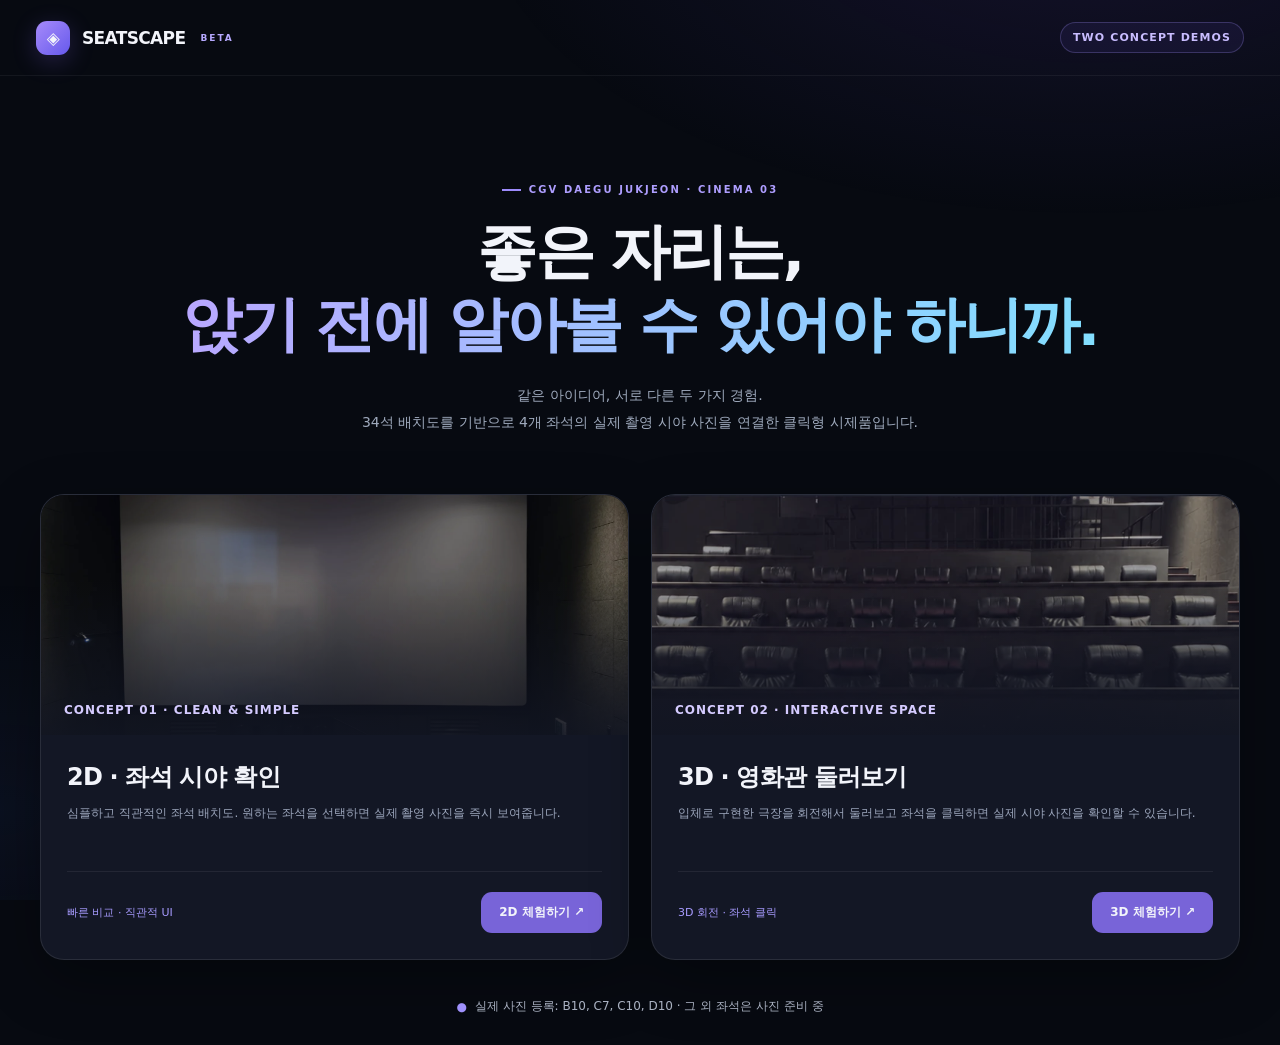
<file: index.html>
<!doctype html><html lang="ko"><head><meta charset="utf-8"><meta name="viewport" content="width=device-width,initial-scale=1"><title>SEATSCAPE | 두 가지 창업 시제품</title><link rel="stylesheet" href="shared/common.css"><style>
.home-hero{max-width:940px;margin:70px auto 58px;text-align:center}.home-hero h1{font-weight:850;font-size:clamp(34px,4.7vw,62px);letter-spacing:-2.6px;line-height:1.22;margin:20px auto}.home-hero h1 span{background:linear-gradient(100deg,#b9a7ff,#82dfff);-webkit-background-clip:text;background-clip:text;color:transparent}.home-hero p{color:#9faabd;font-size:14px;line-height:1.95}.home-grid{display:grid;grid-template-columns:repeat(2,1fr);gap:22px;max-width:1200px;margin:auto}.version{border:1px solid #ffffff18;background:#131725;border-radius:24px;overflow:hidden;box-shadow:0 20px 60px #0005;transition:transform .25s,border-color .25s}.version:hover{transform:translateY(-4px);border-color:#8d79f570}.version-image{height:240px;position:relative;overflow:hidden;background:#0a0d18}.version-image>img{width:100%;height:100%;object-fit:cover;opacity:.75}.version-image:after{content:'';position:absolute;inset:0;background:linear-gradient(0deg,#111522df,transparent 65%)}.version-image .ver{position:absolute;z-index:2;bottom:18px;left:23px;font-size:12px;font-weight:800;letter-spacing:1px;color:#d5cbff}.version-content{padding:26px}.version-content h2{font-size:24px;letter-spacing:-.8px}.version-content p{color:#9ba5bb;margin-top:10px;line-height:1.8;font-size:12px;min-height:44px}.version-content .line{display:flex;justify-content:space-between;align-items:center;margin-top:24px;border-top:1px solid #ffffff11;padding-top:20px}.version-content .line span{color:#a79bff;font-size:11px}.version-content .line b{background:#7864d8;padding:12px 18px;border-radius:11px;font-size:12px}.data-pill{color:#aab2c2;font-size:12px;display:flex;align-items:center;justify-content:center;gap:8px;margin:38px auto 0}.data-pill span{color:#9f91fc}@media(max-width:700px){.home-grid{grid-template-columns:1fr}.home-hero{margin:40px auto}.home-grid .version-image{height:170px}}
</style></head><body><header class="nav"><a class="brand" href="index.html"><span class="brand-symbol">◈</span>SEATSCAPE<sup>BETA</sup></a><div class="nav-right"><span class="nav-badge">TWO CONCEPT DEMOS</span></div></header>
<main class="shell"><div class="home-hero"><div class="eyebrow" style="justify-content:center">CGV DAEGU JUKJEON · CINEMA 03</div><h1>좋은 자리는,<br><span>앉기 전에 알아볼 수 있어야 하니까.</span></h1><p>같은 아이디어, 서로 다른 두 가지 경험.<br>34석 배치도를 기반으로 4개 좌석의 실제 촬영 시야 사진을 연결한 클릭형 시제품입니다.</p></div>
<div class="home-grid"><a class="version" href="version-2d/index.html"><div class="version-image"><img src="assets/view_C7.webp" alt="영화관 스크린을 정면에서 촬영한 사진"><span class="ver">CONCEPT 01 · CLEAN & SIMPLE</span></div><div class="version-content"><h2>2D · 좌석 시야 확인</h2><p>심플하고 직관적인 좌석 배치도. 원하는 좌석을 선택하면 실제 촬영 사진을 즉시 보여줍니다.</p><div class="line"><span>빠른 비교 · 직관적 UI</span><b>2D 체험하기 ↗</b></div></div></a>
<a class="version" href="version-3d/index.html"><div class="version-image"><img src="assets/theater_empty.webp" alt="실제 상영관의 리클라이너 좌석 전경"><span class="ver">CONCEPT 02 · INTERACTIVE SPACE</span></div><div class="version-content"><h2>3D · 영화관 둘러보기</h2><p>입체로 구현한 극장을 회전해서 둘러보고 좌석을 클릭하면 실제 시야 사진을 확인할 수 있습니다.</p><div class="line"><span>3D 회전 · 좌석 클릭</span><b>3D 체험하기 ↗</b></div></div></a></div>
<div class="data-pill"><span>●</span> 실제 사진 등록: B10, C7, C10, D10 · 그 외 좌석은 사진 준비 중</div></main>
</body></html>
</file>
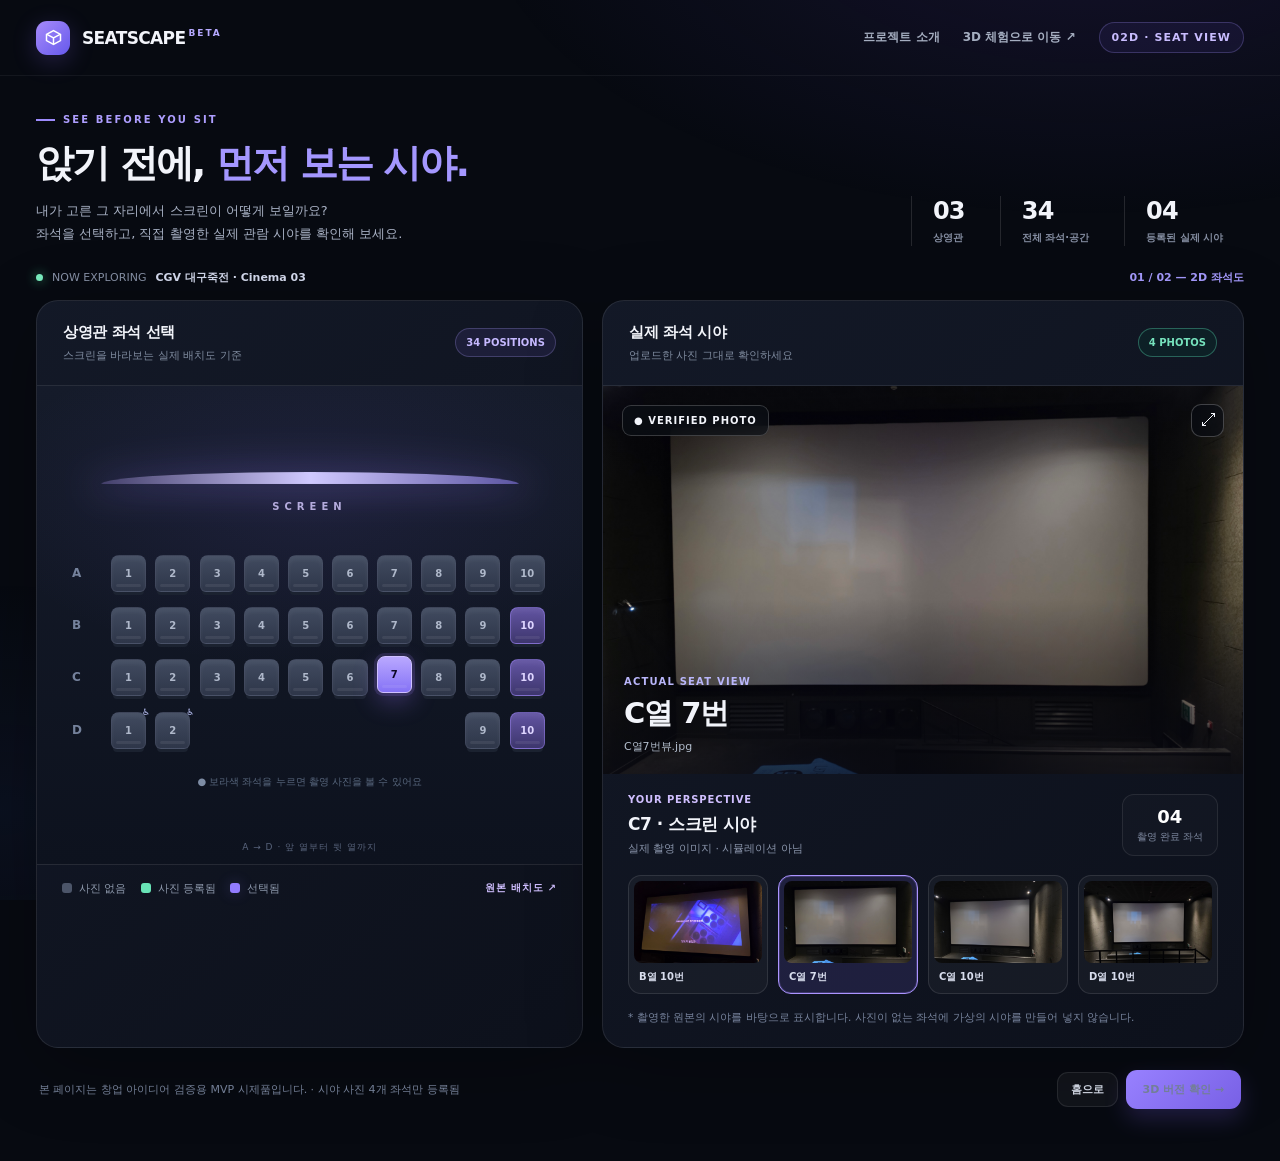
<file: version-2d/index.html>
<!doctype html><html lang="ko"><head><meta charset="utf-8"><meta name="viewport" content="width=device-width,initial-scale=1"><title>SEATSCAPE — 시야가 보이는 좌석 선택 · 2D</title><link rel="stylesheet" href="../shared/common.css">
<style>
.cinema-map{min-height:478px;position:relative;padding:32px 35px 21px;display:flex;flex-direction:column;justify-content:center;background:radial-gradient(ellipse 60% 35% at 50% 24%,#6554ba21,transparent 100%),linear-gradient(180deg,#151b2a,#0d121e)}
.screen-wrap{width:min(88%,430px);margin:0 auto 43px;position:relative;text-align:center}.screen{height:12px;border-radius:50% 50% 0 0 / 100% 100% 0 0;background:linear-gradient(90deg,#433f6a,#d0c9ff 50%,#5c55a1);box-shadow:0 0 35px 12px #9581fb24,0 6px 33px #a48cff24;transform:perspective(280px) rotateX(-5deg)}.screen-wrap span{display:block;letter-spacing:5px;font-weight:800;color:#b7afdb;font-size:10px;margin-top:17px}.seat-container{max-width:510px;margin:0 auto;width:100%;display:flex;flex-direction:column;gap:15px}.seat-row{display:grid;grid-template-columns:32px repeat(10,minmax(0,1fr));align-items:center;gap:7px}.row-label{color:#75829c;font-size:12px;font-weight:850}.seat{aspect-ratio:.95;max-height:37px;min-height:25px;position:relative;display:grid;place-items:center;font-size:10px;border:1px solid #59607759;background:linear-gradient(180deg,#414b60,#2e3649);border-radius:8px 8px 6px 6px;box-shadow:inset 0 4px 4px #ffffff0c,0 5px 0 -2px #1b2230;transition:transform .16s,background .16s,border-color .16s,box-shadow .16s;color:#afb8ca;font-weight:800}.seat:before{content:'';position:absolute;bottom:4px;left:4px;right:4px;height:3px;background:#ffffff12;border-radius:3px}.seat:hover{transform:translateY(-4px);border-color:#b4abff;color:white}.seat.has-photo{background:linear-gradient(180deg,#6254a2,#3d366d);border-color:#a68eff70;color:#ded5ff}.seat.active{background:linear-gradient(180deg,#b9a8ff,#8572f6);border-color:#cfc0ff;color:#0c0824;box-shadow:0 0 0 3px #9f80ff28,0 9px 24px #9370f451;transform:translateY(-3px)}.seat.accessible:after{content:'♿';position:absolute;top:-6px;right:-5px;font-size:9px;color:#c1c9ff}.seat-empty{aspect-ratio:.95;min-height:25px;display:block}.map-note{font-size:10px;text-align:center;color:#58677d;margin-top:25px}.map-note strong{color:#7e8da5}.view-stage img{object-position:center}.footer-cta{display:flex;gap:8px;align-items:center}.legend-mark.accessible{background:#465271;border:1px solid #8593ba}.map-bottom{position:absolute;bottom:10px;left:0;right:0;font-size:9px;color:#59647c;text-align:center;letter-spacing:1px}@media(max-width:560px){.cinema-map{padding:28px 13px;min-height:400px}.seat-row{gap:4px;grid-template-columns:21px repeat(10,minmax(0,1fr))}.seat{border-radius:5px;font-size:9px}}
</style>
</head><body>
<header class="nav"><a class="brand" href="../index.html"><span class="brand-symbol"><svg viewBox="0 0 24 24" fill="none"><path d="M4 8.5 12 4l8 4.5v7L12 20l-8-4.5z" stroke="white" stroke-width="1.7"/><path d="m4.5 8.5 7.5 4 7.5-4M12 12.5v7" stroke="white" stroke-width="1.7"/></svg></span><span>SEATSCAPE<sup>BETA</sup></span></a><nav class="nav-right"><a href="../index.html">프로젝트 소개</a><a href="../version-3d/index.html">3D 체험으로 이동 ↗</a><span class="nav-badge">02D · SEAT VIEW</span></nav></header>
<main class="shell"><div class="eyebrow">SEE BEFORE YOU SIT</div><div class="hero"><div><h1>앉기 전에, <span>먼저 보는 시야.</span></h1><p>내가 고른 그 자리에서 스크린이 어떻게 보일까요?<br>좌석을 선택하고, 직접 촬영한 실제 관람 시야를 확인해 보세요.</p></div><div class="hero-index"><div class="metric"><b>03</b><small>상영관</small></div><div class="metric"><b>34</b><small>전체 좌석·공간</small></div><div class="metric"><b>04</b><small>등록된 실제 시야</small></div></div></div>
<div class="top-caption"><span class="lightdot"></span> NOW EXPLORING <span style="color:#d6dcf0;font-weight:700">CGV 대구죽전 · Cinema 03</span><span style="margin-left:auto;color:#a69bff;font-weight:750">01 / 02 — 2D 좌석도</span></div>
<section class="grid-main"><div class="card"><div class="card-head"><div><h2>상영관 좌석 선택</h2><p>스크린을 바라보는 실제 배치도 기준</p></div><span class="pill">34 POSITIONS</span></div>
<div class="cinema-map"><div class="screen-wrap"><div class="screen"></div><span>SCREEN</span></div><div id="seat-container" class="seat-container" aria-label="3관 좌석 배치도"></div><div class="map-note"><strong>●</strong> 보라색 좌석을 누르면 촬영 사진을 볼 수 있어요</div><div class="map-bottom">A → D · 앞 열부터 뒷 열까지</div></div>
<div class="card-footer"><div class="legend"><span class="legend-item"><i class="legend-mark"></i>사진 없음</span><span class="legend-item"><i class="legend-mark photo"></i>사진 등록됨</span><span class="legend-item"><i class="legend-mark active"></i>선택됨</span></div><a class="tag" href="../assets/seatmap.webp" target="_blank" rel="noopener noreferrer">원본 배치도 ↗</a></div></div>
<div class="card"><div class="card-head"><div><h2>실제 좌석 시야</h2><p>업로드한 사진 그대로 확인하세요</p></div><span class="pill green" id="photo-status">4 PHOTOS</span></div><div id="viewer-body"></div></div></section>
<div class="demo-foot"><span>본 페이지는 창업 아이디어 검증용 MVP 시제품입니다. · 시야 사진 4개 좌석만 등록됨</span><div class="footer-cta"><a class="ghost-btn" href="../index.html">홈으로</a><a class="primary-btn" href="../version-3d/index.html">3D 버전 확인 →</a></div></div></main>
<div id="picture-overlay" class="picture-overlay"><div class="modal"><div class="modal-bar"><b id="modal-label">실제 좌석 시야</b><button id="close-modal" class="close">닫기 ✕</button></div><img id="modal-img" alt="시야 사진 확대 보기"></div></div>
<script src="../shared/data.js"></script><script>
(function(){const d=window.CINEMA;const container=document.querySelector('#seat-container');for(let r of d.rows){const row=document.createElement('div');row.className='seat-row';row.innerHTML=`<span class="row-label">${r}</span>`;for(let i=1;i<=10;i++){const id=r+i;if(!d.seatIds.includes(id)){row.insertAdjacentHTML('beforeend','<span class="seat-empty"></span>');continue}const b=document.createElement('button');b.className='seat'+(d.photo[id]?' has-photo':'')+(d.accessible(id)?' accessible':'');b.textContent=i;b.dataset.seat=id;b.title=d.label(id)+(d.photo[id]?' · 사진 보기':' · 사진 준비 중');b.setAttribute('aria-label',b.title);b.addEventListener('click',()=>window.chooseSeat(id));row.append(b)}container.append(row)}})();
</script><script src="../shared/viewer.js"></script></body></html>
</file>
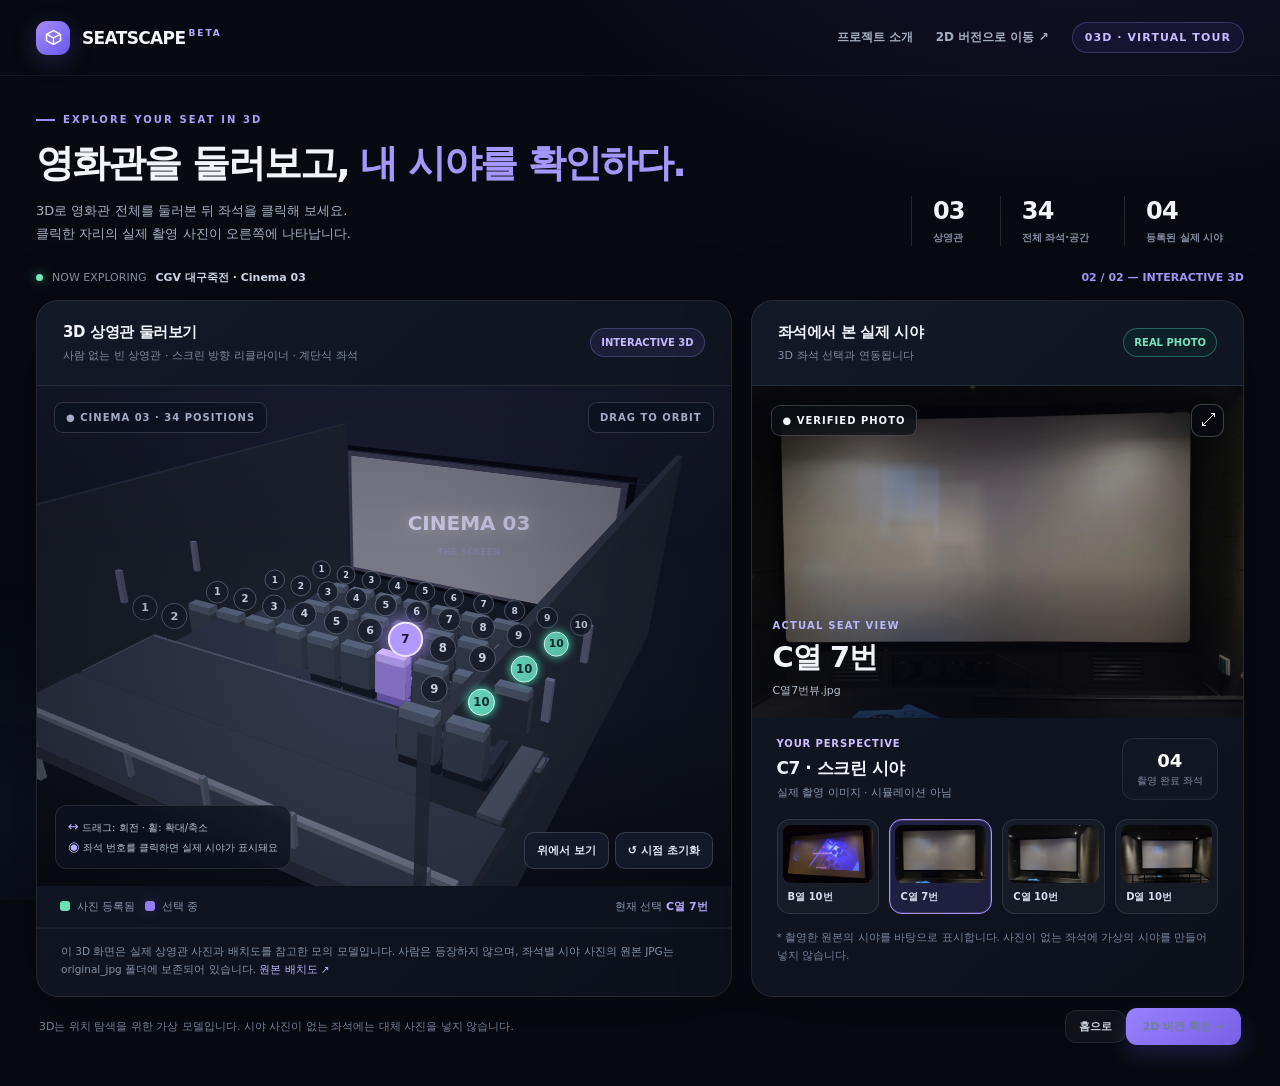
<file: version-3d/index.html>
<!doctype html><html lang="ko"><head><meta charset="utf-8"><meta name="viewport" content="width=device-width,initial-scale=1"><title>SEATSCAPE — Interactive Cinema · 3D</title><link rel="stylesheet" href="../shared/common.css"><style>
.grid-main{grid-template-columns:minmax(460px,1.17fr) minmax(400px,.83fr)}.scene-shell{height:500px;min-height:400px;position:relative;background:radial-gradient(ellipse 80% 85% at 50% 50%,#1b2030,#090c14 78%);overflow:hidden;isolation:isolate}.scene-shell:before{content:'';pointer-events:none;position:absolute;inset:0;background:linear-gradient(180deg,#a88eff08,transparent 35%);z-index:2}.scene-shell canvas{display:block;width:100%;height:100%;touch-action:none;cursor:grab}.scene-shell canvas.grabbing{cursor:grabbing}.scene-top{position:absolute;top:16px;left:17px;right:17px;display:flex;justify-content:space-between;align-items:start;pointer-events:none}.scene-top>span{border:1px solid #ffffff28;background:#090f1bd0;padding:9px 11px;border-radius:9px;backdrop-filter:blur(10px);font-size:10px;color:#a3acc5;font-weight:800;letter-spacing:1px}.scene-nav{position:absolute;bottom:17px;left:18px;right:18px;display:flex;justify-content:space-between;align-items:end;z-index:5;gap:10px}.hint{background:#0d121fc9;backdrop-filter:blur(12px);border:1px solid #ffffff1c;border-radius:12px;padding:11px 12px;font-size:10px;color:#bac3d4;max-width:265px;line-height:1.55}.camera-tools{display:flex;gap:6px}.camera-tools button{border:1px solid #ffffff28;background:#161b2de6;backdrop-filter:blur(12px);border-radius:10px;padding:10px 12px;color:#e5eaf8;font-size:11px;font-weight:700}.camera-tools button:hover{background:#383157}.camera-guide{padding:13px 23px;border-bottom:1px solid #ffffff0b;display:flex;align-items:center;gap:9px;flex-wrap:wrap;color:#8894ad;font-size:11px}.camera-guide b{color:#e5e6f3}.camera-guide strong{color:#b9aaff}.photo-list{grid-template-columns:repeat(4,minmax(0,1fr))}.view-stage{aspect-ratio:1.48;min-height:290px}.detail-top{flex-wrap:wrap}.scene-foot-note{padding:14px 24px 18px;border-top:1px solid #ffffff0d;font-size:10.5px;color:#8390a5;line-height:1.7}.orbit-icons{font-size:13px;color:#b8aeff}@media(max-width:1200px){.grid-main{grid-template-columns:1fr}.scene-shell{height:500px}}@media(max-width:650px){.scene-shell{height:390px;min-height:360px}.scene-nav{left:10px;right:10px;bottom:11px}.hint{max-width:155px;font-size:9px}.camera-tools{flex-direction:column}.camera-tools button{font-size:9px;padding:9px}.camera-guide{padding:13px}}
</style></head><body>
<header class="nav"><a class="brand" href="../index.html"><span class="brand-symbol"><svg viewBox="0 0 24 24" fill="none"><path d="M4 8.5 12 4l8 4.5v7L12 20l-8-4.5z" stroke="white" stroke-width="1.7"/><path d="m4.5 8.5 7.5 4 7.5-4M12 12.5v7" stroke="white" stroke-width="1.7"/></svg></span><span>SEATSCAPE<sup>BETA</sup></span></a><nav class="nav-right"><a href="../index.html">프로젝트 소개</a><a href="../version-2d/index.html">2D 버전으로 이동 ↗</a><span class="nav-badge">03D · VIRTUAL TOUR</span></nav></header>
<main class="shell"><div class="eyebrow">EXPLORE YOUR SEAT IN 3D</div><div class="hero"><div><h1>영화관을 둘러보고, <span>내 시야를 확인하다.</span></h1><p>3D로 영화관 전체를 둘러본 뒤 좌석을 클릭해 보세요.<br>클릭한 자리의 실제 촬영 사진이 오른쪽에 나타납니다.</p></div><div class="hero-index"><div class="metric"><b>03</b><small>상영관</small></div><div class="metric"><b>34</b><small>전체 좌석·공간</small></div><div class="metric"><b>04</b><small>등록된 실제 시야</small></div></div></div>
<div class="top-caption"><span class="lightdot"></span> NOW EXPLORING <span style="color:#d6dcf0;font-weight:700">CGV 대구죽전 · Cinema 03</span><span style="margin-left:auto;color:#a69bff;font-weight:750">02 / 02 — INTERACTIVE 3D</span></div>
<section class="grid-main"><div class="card"><div class="card-head"><div><h2>3D 상영관 둘러보기</h2><p>사람 없는 빈 상영관 · 스크린 방향 리클라이너 · 계단식 좌석</p></div><span class="pill">INTERACTIVE 3D</span></div>
<div class="scene-shell" id="scene-shell"><canvas id="scene" aria-label="마우스로 회전하고 좌석을 클릭할 수 있는 3D 영화관" tabindex="0"></canvas><div class="scene-top"><span>● CINEMA 03 · 34 POSITIONS</span><span>DRAG TO ORBIT</span></div><div class="scene-nav"><span class="hint"><span class="orbit-icons">↔</span> 드래그: 회전 · 휠: 확대/축소<br><span class="orbit-icons">◉</span> 좌석 번호를 클릭하면 실제 시야가 표시돼요</span><div class="camera-tools"><button id="top-view" type="button">위에서 보기</button><button id="reset-view" type="button">↺ 시점 초기화</button></div></div></div>
<div class="camera-guide"><span class="legend-item"><i class="legend-mark photo"></i>사진 등록됨</span><span class="legend-item"><i class="legend-mark active"></i>선택 중</span><span style="margin-left:auto">현재 선택 <strong id="scene-selected">C열 7번</strong></span></div><div class="scene-foot-note">이 3D 화면은 실제 상영관 사진과 배치도를 참고한 모의 모델입니다. 사람은 등장하지 않으며, 좌석별 시야 사진의 원본 JPG는 original_jpg 폴더에 보존되어 있습니다. <a href="../assets/seatmap.webp" target="_blank" rel="noopener noreferrer" style="color:#c1b4ff">원본 배치도 ↗</a></div></div>
<div class="card"><div class="card-head"><div><h2>좌석에서 본 실제 시야</h2><p>3D 좌석 선택과 연동됩니다</p></div><span class="pill green">REAL PHOTO</span></div><div id="viewer-body"></div></div></section>
<div class="demo-foot"><span>3D는 위치 탐색을 위한 가상 모델입니다. 시야 사진이 없는 좌석에는 대체 사진을 넣지 않습니다.</span><div class="footer-cta"><a class="ghost-btn" href="../index.html">홈으로</a><a class="primary-btn" href="../version-2d/index.html">2D 버전 확인 →</a></div></div></main>
<div id="picture-overlay" class="picture-overlay"><div class="modal"><div class="modal-bar"><b id="modal-label">실제 좌석 시야</b><button id="close-modal" class="close">닫기 ✕</button></div><img id="modal-img" alt="시야 사진 확대 보기"></div></div>
<script src="../shared/data.js"></script><script src="../shared/viewer.js"></script><script src="scene.js"></script></body></html>
</file>
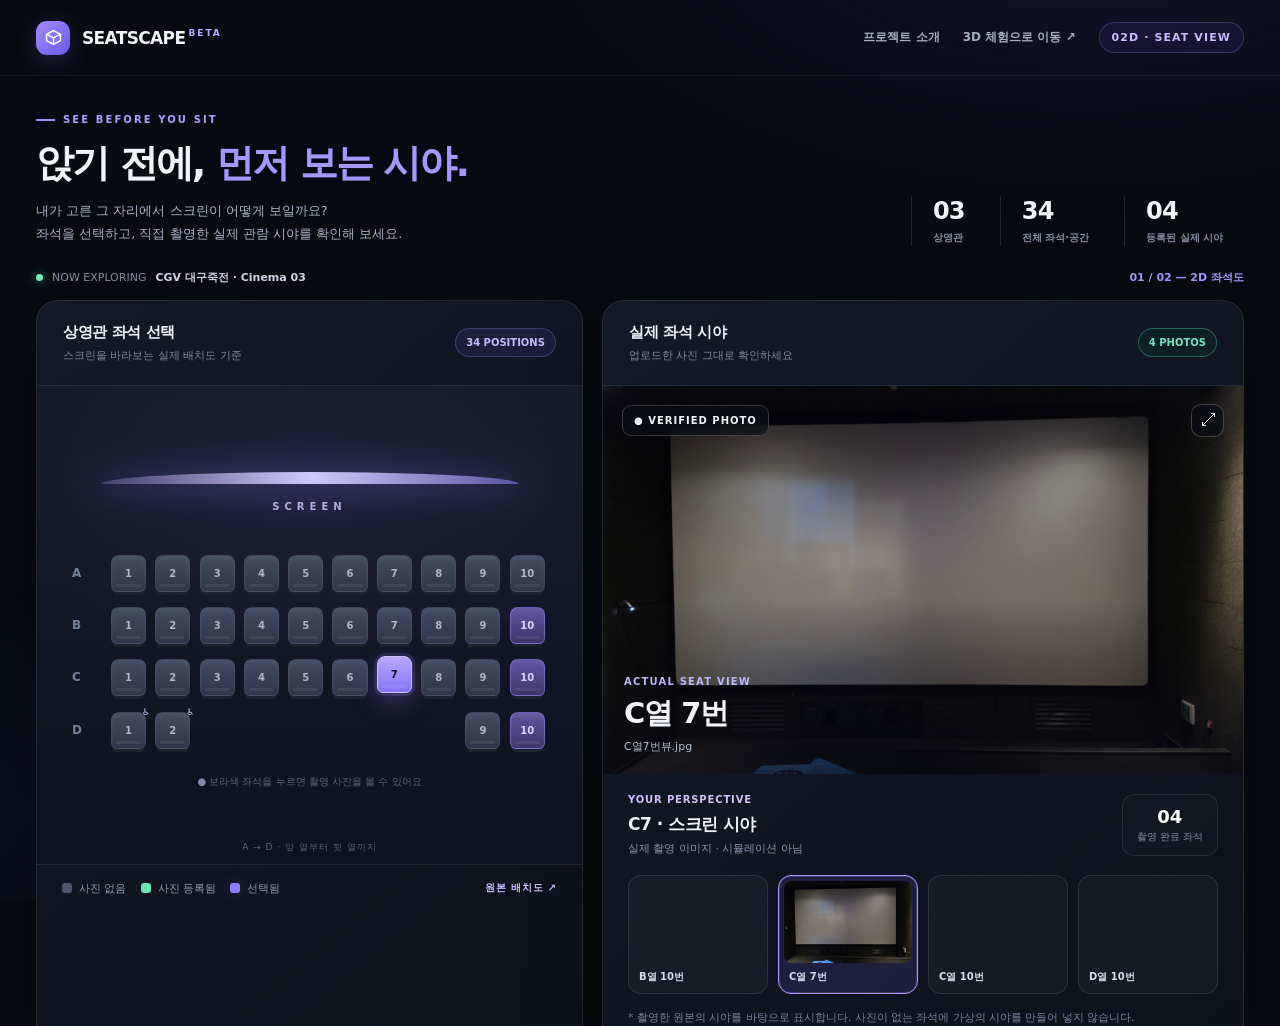
<file: seat_2D.html>
<!doctype html><html lang="ko"><head><meta charset="utf-8"><meta http-equiv="refresh" content="0;url=version-2d/index.html"><title>SEATSCAPE</title></head><body><a href="version-2d/index.html">시제품 열기</a></body></html>
</file>
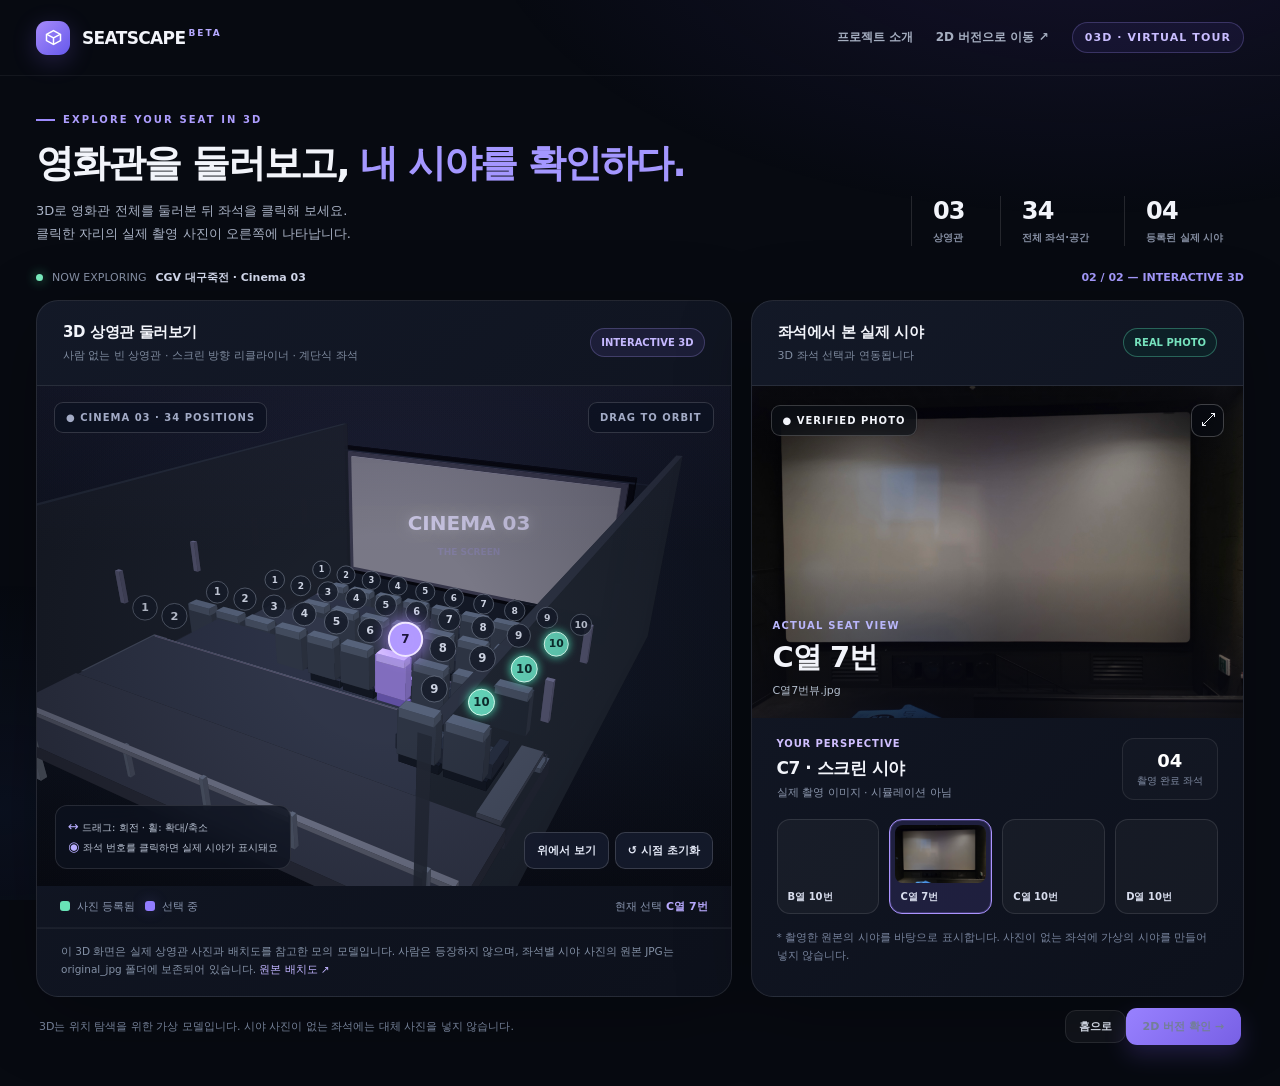
<file: seat_3D.html>
<!doctype html><html lang="ko"><head><meta charset="utf-8"><meta http-equiv="refresh" content="0;url=version-3d/index.html"><title>SEATSCAPE</title></head><body><a href="version-3d/index.html">시제품 열기</a></body></html>
</file>
<file: shared/common.css>
:root{--bg:#070a11;--surface:#10141f;--panel:#121724;--stroke:rgba(255,255,255,.09);--text:#f2f4fa;--muted:#8e98ac;--violet:#8f79ff;--violet2:#5a4ac5;--blue:#60a5fa;--green:#6ee7b7;font-family: 'Pretendard','Noto Sans KR','Apple SD Gothic Neo','Malgun Gothic',system-ui,sans-serif;color-scheme:dark}
*{box-sizing:border-box}html,body{padding:0;margin:0;min-height:100%}body{background:var(--bg);color:var(--text);font-size:14px}a{color:inherit;text-decoration:none}button{font-family:inherit;cursor:pointer;color:inherit}button:focus-visible,a:focus-visible{outline:2px solid #c4b5fd;outline-offset:4px}button:disabled{cursor:not-allowed}h1,h2,h3,p{margin:0}button{border:0}::-webkit-scrollbar{height:8px;width:8px}::-webkit-scrollbar-thumb{background:#34394b;border-radius:20px}
body:before{content:'';position:fixed;inset:0;z-index:-1;background:radial-gradient(60% 45% at 85% -12%,rgba(71,51,150,.21),transparent 80%),radial-gradient(45% 36% at 0% 90%,rgba(32,52,106,.16),transparent 70%)}
.nav{height:76px;max-width:1500px;margin:auto;padding:0 36px;display:flex;align-items:center;justify-content:space-between;border-bottom:1px solid rgba(255,255,255,.055)}.brand{display:flex;align-items:center;gap:12px;font-size:17px;letter-spacing:-.65px;font-weight:850}.brand-symbol{display:grid;place-items:center;width:34px;height:34px;background:linear-gradient(135deg,#a78bfa,#6659ec);border-radius:11px;box-shadow:0 6px 25px #8e69ff3a}.brand-symbol svg{width:21px;height:21px}.brand sup{font-size:9px;letter-spacing:2px;color:#b6a9ff;vertical-align:top;padding-left:3px}.nav-right{display:flex;align-items:center;gap:23px;color:#a5aec0;font-weight:600;font-size:12px}.nav-right a:hover{color:#fff}.nav-badge{border:1px solid rgba(164,146,255,.25);border-radius:20px;padding:8px 12px;background:rgba(129,102,248,.08);color:#c9bdff;font-size:11px;letter-spacing:1.1px;font-weight:800}
.shell{max-width:1500px;margin:0 auto;padding:38px 36px 30px}.eyebrow{display:flex;align-items:center;gap:8px;letter-spacing:2.1px;color:#ae9eff;font-size:10px;font-weight:850}.eyebrow:before{content:'';width:19px;height:2px;background:#9d8bfc}.hero{margin-top:14px;display:flex;justify-content:space-between;align-items:end;gap:20px}.hero h1{font-size:clamp(26px,3vw,40px);letter-spacing:-1.9px;font-weight:850;line-height:1.25}.hero h1 span{color:#a497ff}.hero p{margin-top:12px;color:#a9b2c5;font-size:13px;line-height:1.8}.hero-index{display:flex;gap:14px;align-items:center}.metric{border-left:1px solid rgba(255,255,255,.12);padding:1px 21px}.metric b{font-size:24px;letter-spacing:-.8px}.metric small{display:block;color:#848da1;font-size:10px;font-weight:650;margin-top:6px}.top-caption{margin:24px 0 15px;display:flex;gap:9px;align-items:center;color:#8791a6;font-size:11px}.lightdot{width:7px;height:7px;border-radius:50%;background:#79edbe;box-shadow:0 0 12px #56e5a4b0}.grid-main{display:grid;grid-template-columns:minmax(370px, .92fr) minmax(440px,1.08fr);gap:19px;align-items:stretch}.card{border:1px solid var(--stroke);border-radius:22px;background:linear-gradient(140deg,rgba(20,26,41,.95),rgba(13,17,28,.98));overflow:hidden;box-shadow:0 18px 75px #0004}.card-head{display:flex;justify-content:space-between;align-items:center;padding:22px 26px;border-bottom:1px solid var(--stroke);gap:12px}.card-head h2{font-size:15px;letter-spacing:-.4px}.card-head p{font-size:11px;color:#7f8b9f;margin-top:6px}.pill{border:1px solid rgba(169,156,246,.26);background:rgba(107,86,188,.14);color:#c6b9ff;font-size:10px;font-weight:750;padding:8px 10px;border-radius:24px;white-space:nowrap}.pill.green{color:#76e2bd;background:#0b302e6a;border-color:#4cbb9970}.card-footer{border-top:1px solid var(--stroke);padding:16px 25px;display:flex;justify-content:space-between;align-items:center;gap:8px;font-size:11px;color:#8e99ac}.legend{display:flex;gap:14px;align-items:center;flex-wrap:wrap}.legend-item{display:flex;align-items:center;gap:7px;white-space:nowrap}.legend-mark{height:10px;width:10px;border-radius:3px;background:#4c5569}.legend-mark.active{background:#927cff;box-shadow:0 0 14px #8876ff40}.legend-mark.photo{background:#68e3b6}.ghost-btn{background:#ffffff0a;border:1px solid #ffffff17;border-radius:11px;padding:9px 13px;color:#cbd1dd;font-size:11px;font-weight:700}.ghost-btn:hover{background:#ffffff16;color:white}.primary-btn{background:linear-gradient(135deg,#9881ff,#7860e5);border-radius:11px;padding:12px 17px;font-weight:800;box-shadow:0 10px 22px #8365ff32}.primary-btn:hover{filter:brightness(1.12)}.secondary-btn{background:transparent;border:1px solid rgba(255,255,255,.14);border-radius:11px;padding:12px 15px;color:#e2e5f0;font-weight:750}.tag{font-size:10px;font-weight:850;letter-spacing:.85px;color:#d0bfff}.demo-foot{display:flex;justify-content:space-between;align-items:center;gap:12px;padding:22px 3px;font-size:11px;color:#737f96}.demo-foot b{color:#a8b2c8;font-weight:650}.hidden{display:none!important}
.view-stage{position:relative;overflow:hidden;background:#080a10;aspect-ratio:1.65;min-height:280px}.view-stage img{width:100%;height:100%;object-fit:cover;display:block;transition:opacity .2s, transform .5s}.view-stage img:hover{transform:scale(1.017)}.view-stage:after{content:'';pointer-events:none;position:absolute;inset:0;background:linear-gradient(180deg,#07081155,transparent 26%,transparent 55%,#070811cc)}.image-top{position:absolute;top:18px;left:19px;right:19px;z-index:2;display:flex;justify-content:space-between;align-items:center}.glass-pill{padding:9px 11px;border:1px solid #ffffff30;background:#0c1017a3;backdrop-filter:blur(12px);border-radius:9px;font-size:10px;letter-spacing:1px;font-weight:800}.zoom{background:#080b13ad;border:1px solid #ffffff39;width:33px;height:33px;border-radius:10px;display:grid;place-items:center;font-size:16px}.photo-bottom{position:absolute;z-index:2;left:21px;bottom:20px}.photo-bottom span{color:#b9b6fa;font-size:10px;letter-spacing:1.2px;font-weight:850}.photo-bottom h2{font-size:29px;letter-spacing:-1px;margin-top:6px}.photo-bottom small{display:block;color:#b2bdcc;margin-top:5px;font-size:11px}.missing{position:absolute;inset:0;background:radial-gradient(circle at 50% 45%,#282542 0%,#0e111b 64%);display:grid;place-items:center;text-align:center;z-index:1}.missing .icon{font-size:40px;opacity:.75}.missing h3{margin:15px 0 7px;font-size:17px}.missing p{max-width:280px;color:#adb2c5;line-height:1.8;font-size:12px}.details{padding:20px 25px}.detail-top{display:flex;justify-content:space-between;align-items:center;gap:12px}.detail-top h3{font-size:17px;letter-spacing:-.5px}.detail-top p{font-size:11px;color:#8994aa;margin-top:5px}.detail-stat{border:1px solid #ffffff16;background:#ffffff05;padding:11px 14px;border-radius:12px;text-align:center}.detail-stat b{display:block;font-size:18px;color:#fff}.detail-stat span{color:#7f8aa1;font-size:10px}.photo-list{display:grid;grid-template-columns:repeat(4,minmax(0,1fr));gap:10px;margin-top:19px}.photo-thumb{border:1px solid #ffffff1b;background:#ffffff09;border-radius:13px;padding:5px;overflow:hidden;text-align:left;transition:.2s}.photo-thumb:hover{border-color:#a18fff80}.photo-thumb.selected{border-color:#ab94ff;background:#8270ff23;box-shadow:inset 0 0 0 1px #9c83f840}.photo-thumb img{display:block;aspect-ratio:1.55;width:100%;object-fit:cover;border-radius:8px}.photo-thumb b{display:block;font-size:10px;margin:7px 5px 4px;color:#d8dded}.disclaimer{margin-top:15px;line-height:1.65;color:#76829b;font-size:10.5px}.picture-overlay{position:fixed;inset:0;z-index:999;background:#05060bed;display:none;align-items:center;justify-content:center;padding:30px;backdrop-filter:blur(18px)}.picture-overlay.show{display:flex}.picture-overlay .modal{max-width:1200px;width:100%}.picture-overlay img{width:100%;max-height:80vh;object-fit:contain;border-radius:15px;border:1px solid #ffffff20}.picture-overlay .modal-bar{display:flex;align-items:center;justify-content:space-between;margin-bottom:13px}.picture-overlay .close{border:1px solid #ffffff40;background:#ffffff16;border-radius:10px;padding:10px 16px}
@media(max-width:1050px){.grid-main{grid-template-columns:1fr}.hero-index{display:none}.shell{padding:30px 18px}.nav{padding:0 18px}.nav-right a{display:none}}@media(max-width:560px){.card-head{padding:17px}.photo-list{gap:5px}.details{padding:16px}.card-footer{padding:13px}.hero h1{font-size:28px}.view-stage{min-height:230px}.nav-badge{display:none}.metric{display:none}}
</file>
